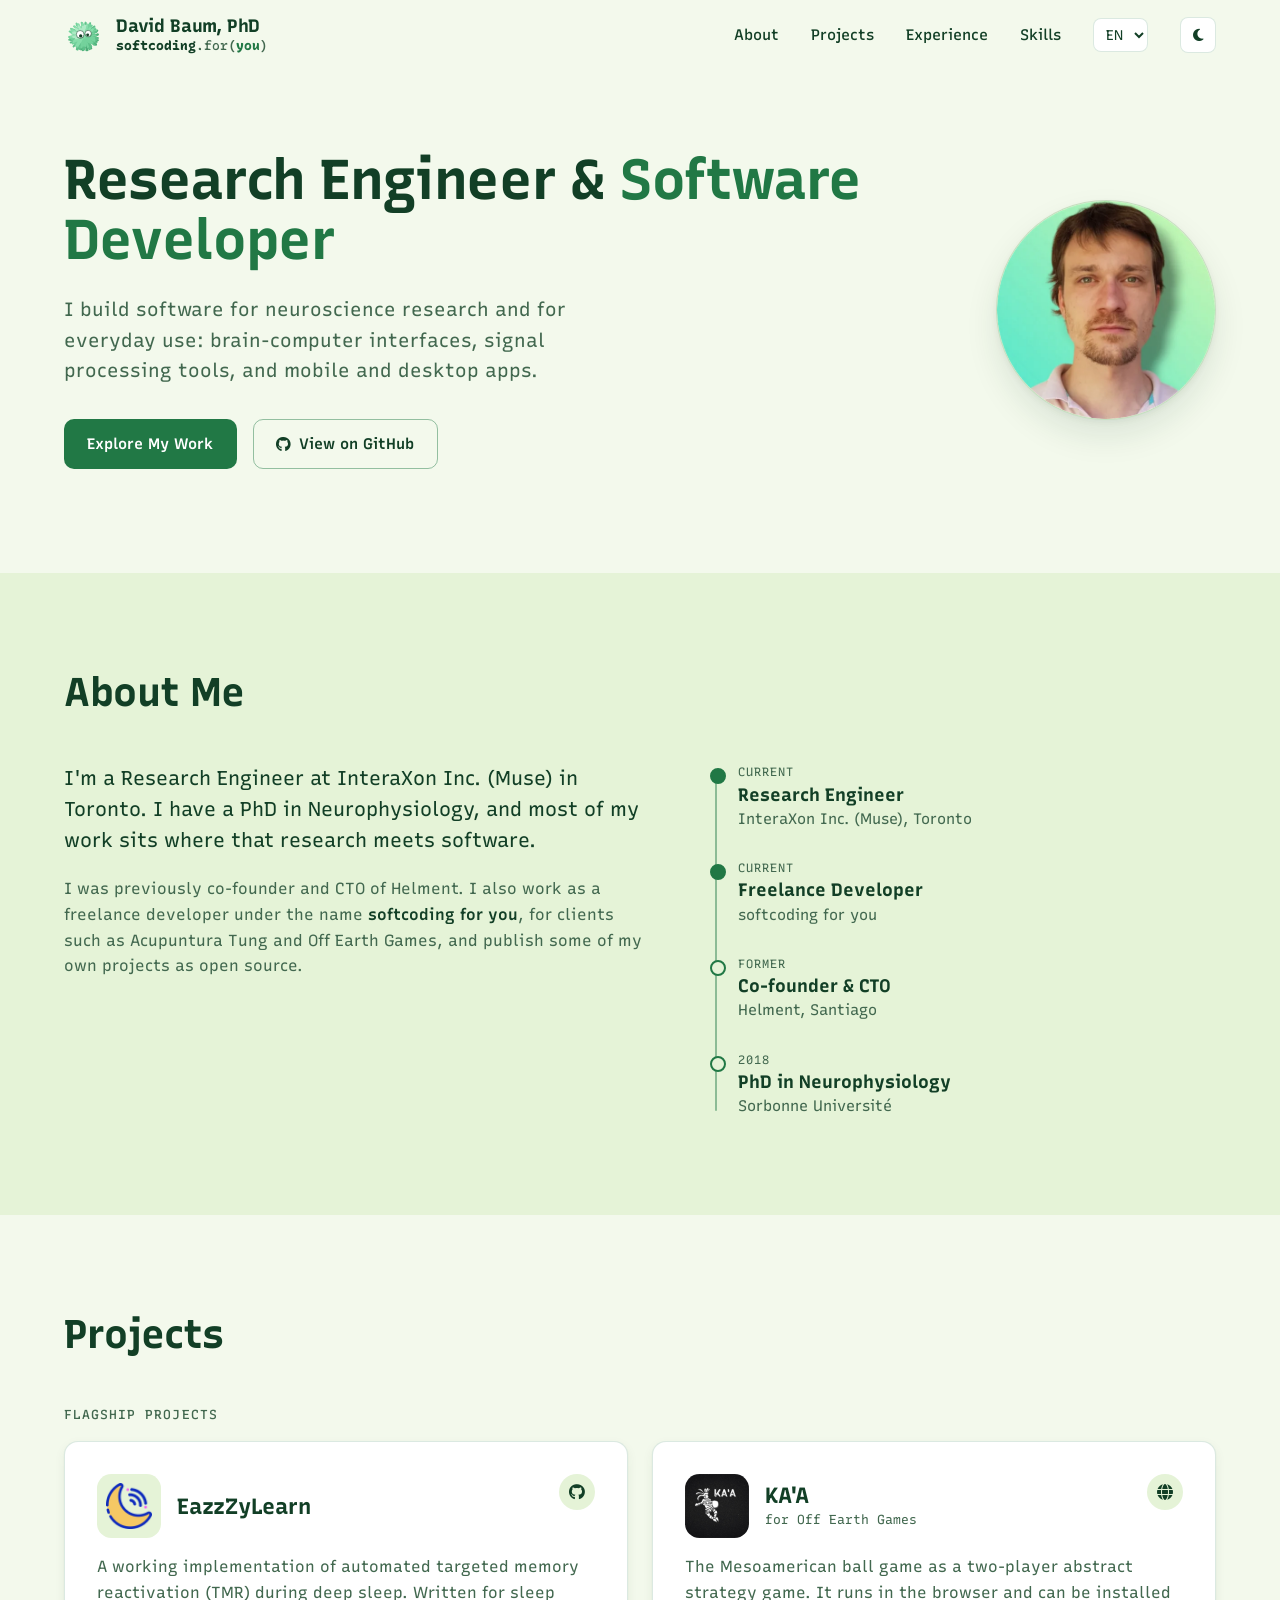
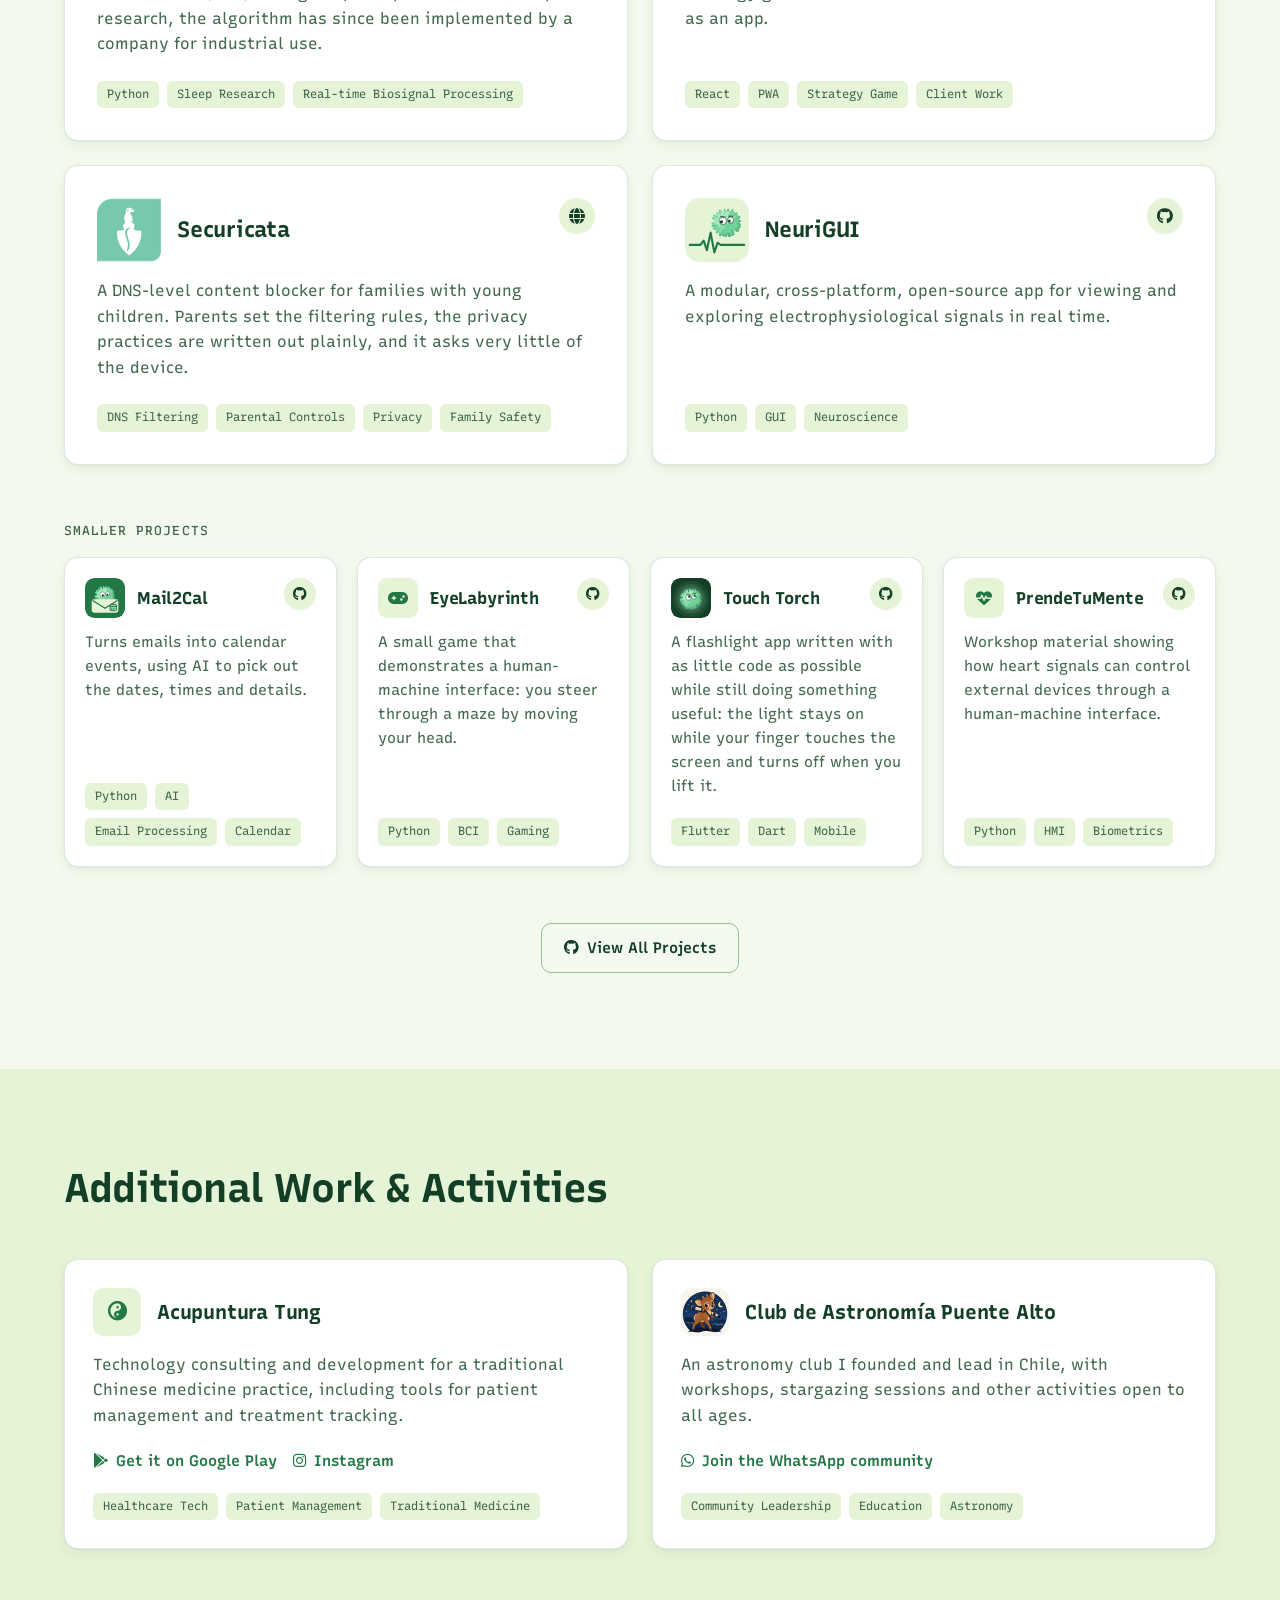
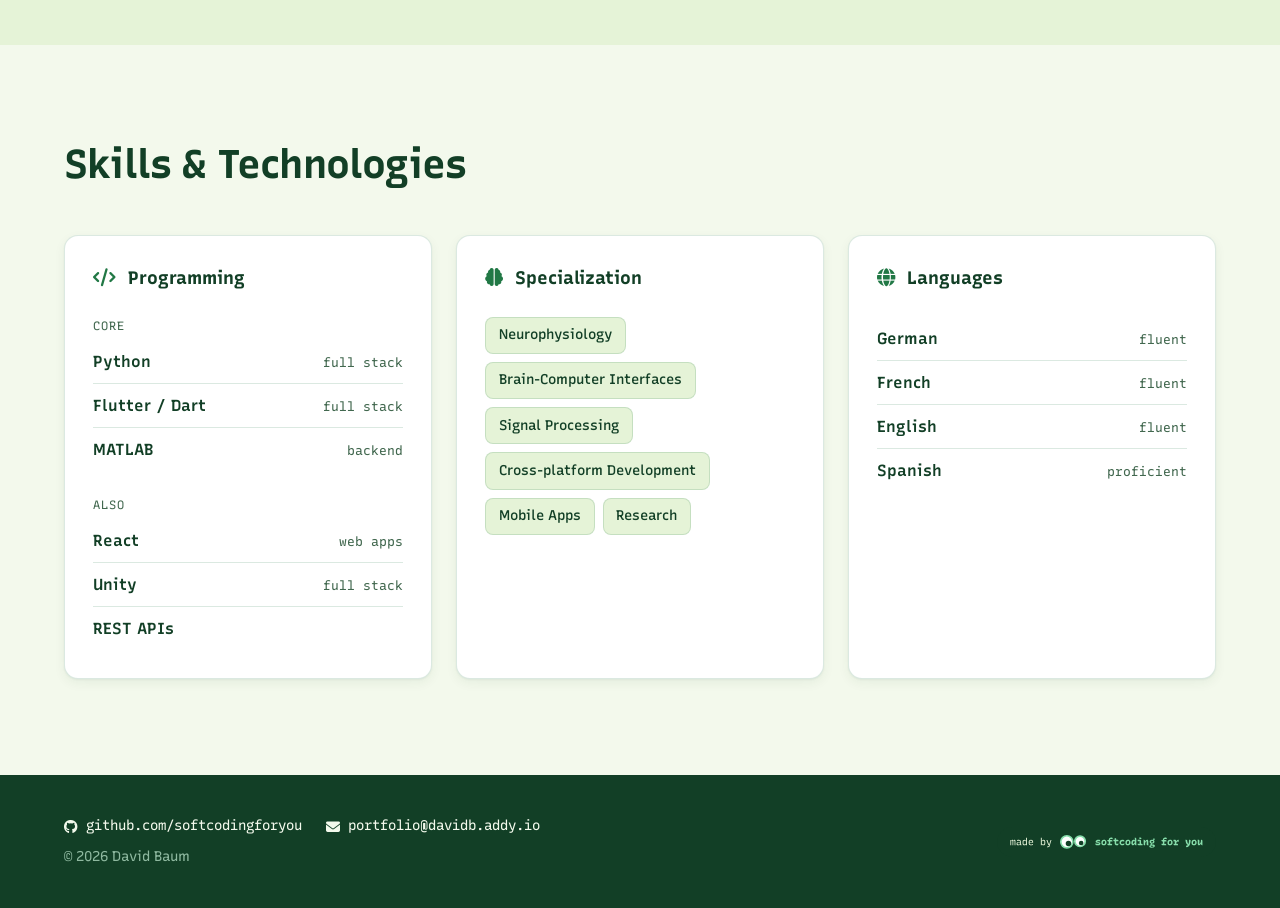
<file: index.html>
<!DOCTYPE html>
<html lang="en">
<head>
    <meta charset="UTF-8">
    <meta name="viewport" content="width=device-width, initial-scale=1.0">
    <meta name="description" content="David Baum, PhD - Research Engineer & Software Developer | Neuroscience, Brain-Computer Interfaces, Mobile & Desktop Apps. Independent work as softcoding for you.">
    <meta name="theme-color" content="#F3F9EC">
    <title>David Baum, PhD | softcoding.for(you)</title>
    <script>
        // Apply the saved or system theme before first paint, so the page never flashes the wrong theme
        (function () {
            var theme;
            try { theme = localStorage.getItem('theme'); } catch (e) {}
            if (theme !== 'light' && theme !== 'dark') {
                theme = window.matchMedia('(prefers-color-scheme: dark)').matches ? 'dark' : 'light';
            }
            document.documentElement.setAttribute('data-theme', theme);
            document.querySelector('meta[name="theme-color"]').setAttribute('content', theme === 'dark' ? '#123F26' : '#F3F9EC');
        })();
    </script>
    <link rel="icon" href="favicon.ico" sizes="32x32">
    <link rel="icon" href="assets/brand/favicon/favicon.svg" type="image/svg+xml">
    <link rel="apple-touch-icon" href="assets/brand/favicon/apple-touch-icon.png">
    <link rel="preconnect" href="https://fonts.googleapis.com">
    <link rel="preconnect" href="https://fonts.gstatic.com" crossorigin>
    <link href="https://fonts.googleapis.com/css2?family=Recursive:wght,CASL,MONO@300..800,0..1,0..1&display=swap" rel="stylesheet">
    <link rel="stylesheet" href="https://cdnjs.cloudflare.com/ajax/libs/font-awesome/6.4.0/css/all.min.css">
    <link rel="stylesheet" href="styles.css">
</head>
<body>
    <nav class="nav" aria-label="Main">
        <div class="nav-container">
            <a href="#top" class="nav-brand">
                <img src="assets/brand/mascot/bommel-mark.svg" alt="" class="nav-logo" width="40" height="40">
                <span class="nav-text">
                    <span class="nav-name">David Baum, PhD</span>
                    <span class="nav-sub code-lockup"><span class="cl-word">softcoding</span><span class="cl-punct">.for(</span><span class="cl-you">you</span><span class="cl-punct">)</span></span>
                </span>
            </a>
            <ul class="nav-menu" id="nav-menu">
                <li><a href="#about" data-i18n="nav.about">About</a></li>
                <li><a href="#projects" data-i18n="nav.projects">Projects</a></li>
                <li><a href="#experience" data-i18n="nav.experience">Experience</a></li>
                <li><a href="#skills" data-i18n="nav.skills">Skills</a></li>
                <li class="language-selector">
                    <select id="language-select" aria-label="Language">
                        <option value="en">EN</option>
                        <option value="de">DE</option>
                        <option value="fr">FR</option>
                        <option value="es">ES</option>
                    </select>
                </li>
                <li class="theme-toggle">
                    <button id="theme-toggle" type="button" aria-label="Toggle dark mode">
                        <i class="fas fa-moon" aria-hidden="true"></i>
                    </button>
                </li>
            </ul>
            <button class="nav-toggle" type="button" aria-label="Open menu" aria-expanded="false" aria-controls="nav-menu">
                <span></span>
                <span></span>
                <span></span>
            </button>
        </div>
    </nav>

    <main>
        <section class="hero" id="top">
            <div class="hero-container">
                <div class="hero-content">
                    <h1 class="hero-title">
                        <span data-i18n="hero.title1">Research Engineer</span> &amp;
                        <span class="highlight" data-i18n="hero.title2">Software Developer</span>
                    </h1>
                    <p class="hero-subtitle" data-i18n="hero.subtitle">
                        I build software for neuroscience research and for everyday use:
                        brain-computer interfaces, signal processing tools, and mobile and desktop apps.
                    </p>
                    <div class="hero-cta">
                        <a href="#projects" class="btn btn-primary" data-i18n="hero.cta1">Explore My Work</a>
                        <a href="https://github.com/softcodingforyou" class="btn btn-secondary" target="_blank" rel="noopener">
                            <i class="fab fa-github" aria-hidden="true"></i> <span data-i18n="hero.cta2">View on GitHub</span>
                        </a>
                    </div>
                </div>
                <div class="hero-image">
                    <div class="coin-container" role="button" tabindex="0" aria-pressed="false" aria-label="Flip between David's portrait and the softcoding for you mascot">
                        <div class="coin">
                            <div class="coin-face front">
                                <img src="assets/images/david-baum-480.webp" alt="David Baum" class="profile-image" width="480" height="480">
                            </div>
                            <div class="coin-face back">
                                <img src="assets/brand/mascot/bommel-hi.svg" alt="Bommel, the softcoding for you mascot" class="mascot-image" width="240" height="240">
                            </div>
                        </div>
                    </div>
                </div>
            </div>
        </section>

        <section id="about" class="about section-alt">
            <div class="container">
                <header class="section-header">
                    <h2 class="section-title">About Me</h2>
                </header>
                <div class="about-grid">
                    <div class="about-text">
                        <p class="lead">
                            I'm a Research Engineer at InteraXon Inc. (Muse) in Toronto. I have a PhD in Neurophysiology,
                            and most of my work sits where that research meets software.
                        </p>
                        <p>
                            I was previously co-founder and CTO of Helment. I also work as a freelance developer under
                            the name <strong>softcoding for you</strong>, for clients such as Acupuntura Tung and
                            Off Earth Games, and publish some of my own projects as open source.
                        </p>
                    </div>
                    <ol class="timeline" aria-label="Roles and education">
                        <li class="timeline-item is-current">
                            <span class="timeline-meta">Current</span>
                            <h3>Research Engineer</h3>
                            <p>InteraXon Inc. (Muse), Toronto</p>
                        </li>
                        <li class="timeline-item is-current">
                            <span class="timeline-meta">Current</span>
                            <h3>Freelance Developer</h3>
                            <p>softcoding for you</p>
                        </li>
                        <li class="timeline-item">
                            <span class="timeline-meta">Former</span>
                            <h3>Co-founder & CTO</h3>
                            <p>Helment, Santiago</p>
                        </li>
                        <li class="timeline-item">
                            <span class="timeline-meta">2018</span>
                            <h3>PhD in Neurophysiology</h3>
                            <p>Sorbonne Université</p>
                        </li>
                    </ol>
                </div>
            </div>
        </section>

        <section id="projects" class="projects">
            <div class="container">
                <header class="section-header">
                    <h2 class="section-title">Projects</h2>
                </header>

                <h3 class="subsection-label">Flagship projects</h3>
                <div class="projects-grid projects-grid--flagship">
                    <article class="project-card">
                        <div class="project-header">
                            <img src="assets/images/projects/eazzzylearn.png" alt="" class="project-icon project-icon--framed" width="64" height="64">
                            <div class="project-heading">
                                <h4>EazzZyLearn</h4>
                            </div>
                            <div class="project-links">
                                <a href="https://github.com/softcodingforyou/EazzZyLearn_pc" target="_blank" rel="noopener" aria-label="EazzZyLearn on GitHub">
                                    <i class="fab fa-github" aria-hidden="true"></i>
                                </a>
                            </div>
                        </div>
                        <p class="project-description">
                            A working implementation of automated targeted memory reactivation (TMR)
                            during deep sleep. Written for sleep research, the algorithm has since been
                            implemented by a company for industrial use.
                        </p>
                        <div class="project-tech">
                            <span class="tech-tag">Python</span>
                            <span class="tech-tag">Sleep Research</span>
                            <span class="tech-tag">Real-time Biosignal Processing</span>
                        </div>
                    </article>

                    <article class="project-card">
                        <div class="project-header">
                            <img src="assets/images/projects/kaa.png" alt="" class="project-icon" width="64" height="64">
                            <div class="project-heading">
                                <h4>KA'A</h4>
                                <p class="project-client">for Off Earth Games</p>
                            </div>
                            <div class="project-links">
                                <a href="https://kaa.softcodingforyou.com/" target="_blank" rel="noopener" aria-label="Play KA'A in the browser">
                                    <i class="fas fa-globe" aria-hidden="true"></i>
                                </a>
                            </div>
                        </div>
                        <p class="project-description">
                            The Mesoamerican ball game as a two-player abstract strategy game.
                            It runs in the browser and can be installed as an app.
                        </p>
                        <div class="project-tech">
                            <span class="tech-tag">React</span>
                            <span class="tech-tag">PWA</span>
                            <span class="tech-tag">Strategy Game</span>
                            <span class="tech-tag">Client Work</span>
                        </div>
                    </article>

                    <article class="project-card">
                        <div class="project-header">
                            <img src="assets/images/projects/securicata.png" alt="" class="project-icon project-icon--shaped" width="64" height="64">
                            <div class="project-heading">
                                <h4>Securicata</h4>
                            </div>
                            <div class="project-links">
                                <a href="https://securicata.app/" target="_blank" rel="noopener" aria-label="Securicata website">
                                    <i class="fas fa-globe" aria-hidden="true"></i>
                                </a>
                            </div>
                        </div>
                        <p class="project-description">
                            A DNS-level content blocker for families with young children. Parents set the filtering rules,
                            the privacy practices are written out plainly, and it asks very little of the device.
                        </p>
                        <div class="project-tech">
                            <span class="tech-tag">DNS Filtering</span>
                            <span class="tech-tag">Parental Controls</span>
                            <span class="tech-tag">Privacy</span>
                            <span class="tech-tag">Family Safety</span>
                        </div>
                    </article>

                    <article class="project-card">
                        <div class="project-header">
                            <img src="assets/brand/apps/neurigui.svg" alt="" class="project-icon" width="64" height="64">
                            <div class="project-heading">
                                <h4>NeuriGUI</h4>
                            </div>
                            <div class="project-links">
                                <a href="https://github.com/softcodingforyou/NeuriGUI" target="_blank" rel="noopener" aria-label="NeuriGUI on GitHub">
                                    <i class="fab fa-github" aria-hidden="true"></i>
                                </a>
                            </div>
                        </div>
                        <p class="project-description">
                            A modular, cross-platform, open-source app for viewing and exploring
                            electrophysiological signals in real time.
                        </p>
                        <div class="project-tech">
                            <span class="tech-tag">Python</span>
                            <span class="tech-tag">GUI</span>
                            <span class="tech-tag">Neuroscience</span>
                        </div>
                    </article>
                </div>

                <h3 class="subsection-label">Smaller projects</h3>
                <div class="projects-grid projects-grid--small">
                    <article class="project-card">
                        <div class="project-header">
                            <img src="assets/brand/apps/mail2cal.svg" alt="" class="project-icon" width="40" height="40">
                            <div class="project-heading">
                                <h4>Mail2Cal</h4>
                            </div>
                            <div class="project-links">
                                <a href="https://github.com/softcodingforyou/Mail2Cal" target="_blank" rel="noopener" aria-label="Mail2Cal on GitHub">
                                    <i class="fab fa-github" aria-hidden="true"></i>
                                </a>
                            </div>
                        </div>
                        <p class="project-description">
                            Turns emails into calendar events, using AI to pick out the dates, times
                            and details.
                        </p>
                        <div class="project-tech">
                            <span class="tech-tag">Python</span>
                            <span class="tech-tag">AI</span>
                            <span class="tech-tag">Email Processing</span>
                            <span class="tech-tag">Calendar</span>
                        </div>
                    </article>

                    <article class="project-card">
                        <div class="project-header">
                            <span class="project-icon project-icon--glyph" aria-hidden="true"><i class="fas fa-gamepad"></i></span>
                            <div class="project-heading">
                                <h4>EyeLabyrinth</h4>
                            </div>
                            <div class="project-links">
                                <a href="https://github.com/softcodingforyou/EyeLabyrinth" target="_blank" rel="noopener" aria-label="EyeLabyrinth on GitHub">
                                    <i class="fab fa-github" aria-hidden="true"></i>
                                </a>
                            </div>
                        </div>
                        <p class="project-description">
                            A small game that demonstrates a human-machine interface: you steer
                            through a maze by moving your head.
                        </p>
                        <div class="project-tech">
                            <span class="tech-tag">Python</span>
                            <span class="tech-tag">BCI</span>
                            <span class="tech-tag">Gaming</span>
                        </div>
                    </article>

                    <article class="project-card">
                        <div class="project-header">
                            <img src="assets/brand/apps/touch-torch.svg" alt="" class="project-icon" width="40" height="40">
                            <div class="project-heading">
                                <h4>Touch Torch</h4>
                            </div>
                            <div class="project-links">
                                <a href="https://github.com/softcodingforyou/touchtorch" target="_blank" rel="noopener" aria-label="Touch Torch on GitHub">
                                    <i class="fab fa-github" aria-hidden="true"></i>
                                </a>
                            </div>
                        </div>
                        <p class="project-description">
                            A flashlight app written with as little code as possible while still doing something
                            useful: the light stays on while your finger touches the screen and turns off when you lift it.
                        </p>
                        <div class="project-tech">
                            <span class="tech-tag">Flutter</span>
                            <span class="tech-tag">Dart</span>
                            <span class="tech-tag">Mobile</span>
                        </div>
                    </article>

                    <article class="project-card">
                        <div class="project-header">
                            <span class="project-icon project-icon--glyph" aria-hidden="true"><i class="fas fa-heart-pulse"></i></span>
                            <div class="project-heading">
                                <h4>PrendeTuMente</h4>
                            </div>
                            <div class="project-links">
                                <a href="https://github.com/softcodingforyou/PrendeTuMente" target="_blank" rel="noopener" aria-label="PrendeTuMente on GitHub">
                                    <i class="fab fa-github" aria-hidden="true"></i>
                                </a>
                            </div>
                        </div>
                        <p class="project-description">
                            Workshop material showing how heart signals can control external devices
                            through a human-machine interface.
                        </p>
                        <div class="project-tech">
                            <span class="tech-tag">Python</span>
                            <span class="tech-tag">HMI</span>
                            <span class="tech-tag">Biometrics</span>
                        </div>
                    </article>

                    <!-- <article class="project-card">
                        <div class="project-header">
                            <h4>Cool Tea</h4>
                            <div class="project-links">
                                <a href="https://github.com/softcodingforyou/cool_tea" target="_blank" rel="noopener">
                                    <i class="fab fa-github"></i>
                                </a>
                            </div>
                        </div>
                        <p class="project-description">
                            Thoughtful mobile app that reminds you to drink your tea at the perfect temperature.
                            Combining utility with delightful user experience.
                        </p>
                        <div class="project-tech">
                            <span class="tech-tag">Flutter</span>
                            <span class="tech-tag">Dart</span>
                            <span class="tech-tag">Lifestyle</span>
                        </div>
                    </article> -->
                </div>

                <div class="projects-cta">
                    <a href="https://github.com/softcodingforyou" class="btn btn-secondary" target="_blank" rel="noopener">
                        <i class="fab fa-github" aria-hidden="true"></i> View All Projects
                    </a>
                </div>
            </div>
        </section>

        <section id="experience" class="experience section-alt">
            <div class="container">
                <header class="section-header">
                    <h2 class="section-title">Additional Work & Activities</h2>
                </header>
                <div class="experience-grid">
                    <article class="experience-card">
                        <div class="experience-header">
                            <span class="project-icon project-icon--glyph" aria-hidden="true"><i class="fas fa-yin-yang"></i></span>
                            <h3>Acupuntura Tung</h3>
                        </div>
                        <p class="experience-description">
                            Technology consulting and development for a traditional Chinese medicine practice,
                            including tools for patient management and treatment tracking.
                        </p>
                        <div class="experience-links">
                            <a href="https://play.google.com/store/apps/details?id=com.acupuntura.tung" target="_blank" rel="noopener">
                                <i class="fab fa-google-play" aria-hidden="true"></i> Get it on Google Play
                            </a>
                            <a href="https://www.instagram.com/acupuntura_hoy" target="_blank" rel="noopener">
                                <i class="fab fa-instagram" aria-hidden="true"></i> Instagram
                            </a>
                        </div>
                        <div class="experience-tech">
                            <span class="tech-tag">Healthcare Tech</span>
                            <span class="tech-tag">Patient Management</span>
                            <span class="tech-tag">Traditional Medicine</span>
                        </div>
                    </article>

                    <article class="experience-card">
                        <div class="experience-header">
                            <img src="assets/images/projects/club-astronomia-puente-alto.png" alt="" class="project-icon" width="48" height="48">
                            <h3>Club de Astronomía Puente Alto</h3>
                        </div>
                        <p class="experience-description">
                            An astronomy club I founded and lead in Chile, with workshops, stargazing sessions
                            and other activities open to all ages.
                        </p>
                        <div class="experience-links">
                            <a href="https://chat.whatsapp.com/JG7glXosvffIB10JXMBkhK" target="_blank" rel="noopener">
                                <i class="fab fa-whatsapp" aria-hidden="true"></i> Join the WhatsApp community
                            </a>
                        </div>
                        <div class="experience-tech">
                            <span class="tech-tag">Community Leadership</span>
                            <span class="tech-tag">Education</span>
                            <span class="tech-tag">Astronomy</span>
                        </div>
                    </article>
                </div>
            </div>
        </section>

        <section id="skills" class="skills">
            <div class="container">
                <header class="section-header">
                    <h2 class="section-title">Skills & Technologies</h2>
                </header>
                <div class="skills-grid">
                    <div class="skill-category">
                        <h3><i class="fas fa-code" aria-hidden="true"></i> Programming</h3>
                        <p class="expertise-label">Core</p>
                        <ul class="expertise-list">
                            <li><span class="expertise-name">Python</span><span class="expertise-note">full stack</span></li>
                            <li><span class="expertise-name">Flutter / Dart</span><span class="expertise-note">full stack</span></li>
                            <li><span class="expertise-name">MATLAB</span><span class="expertise-note">backend</span></li>
                        </ul>
                        <p class="expertise-label">Also</p>
                        <ul class="expertise-list">
                            <li><span class="expertise-name">React</span><span class="expertise-note">web apps</span></li>
                            <li><span class="expertise-name">Unity</span><span class="expertise-note">full stack</span></li>
                            <li><span class="expertise-name">REST APIs</span></li>
                        </ul>
                    </div>

                    <div class="skill-category skill-category--wide">
                        <h3><i class="fas fa-brain" aria-hidden="true"></i> Specialization</h3>
                        <div class="skills-tags">
                            <span class="skill-tag">Neurophysiology</span>
                            <span class="skill-tag">Brain-Computer Interfaces</span>
                            <span class="skill-tag">Signal Processing</span>
                            <span class="skill-tag">Cross-platform Development</span>
                            <span class="skill-tag">Mobile Apps</span>
                            <span class="skill-tag">Research</span>
                        </div>
                    </div>

                    <div class="skill-category">
                        <h3><i class="fas fa-globe" aria-hidden="true"></i> Languages</h3>
                        <ul class="expertise-list">
                            <li><span class="expertise-name">German</span><span class="expertise-note">fluent</span></li>
                            <li><span class="expertise-name">French</span><span class="expertise-note">fluent</span></li>
                            <li><span class="expertise-name">English</span><span class="expertise-note">fluent</span></li>
                            <li><span class="expertise-name">Spanish</span><span class="expertise-note">proficient</span></li>
                        </ul>
                    </div>
                </div>
            </div>
        </section>
    </main>

    <footer class="footer">
        <div class="container footer-inner">
            <div class="footer-meta">
                <nav class="footer-links" aria-label="Elsewhere">
                    <a href="https://github.com/softcodingforyou" target="_blank" rel="noopener">
                        <i class="fab fa-github" aria-hidden="true"></i> github.com/softcodingforyou
                    </a>
                    <a href="mailto:portfolio@davidb.addy.io">
                        <i class="fas fa-envelope" aria-hidden="true"></i> portfolio@davidb.addy.io
                    </a>
                </nav>
                <p class="footer-copy">&copy; <span id="current-year">2026</span> David Baum</p>
            </div>
            <img src="assets/brand/badge/made-by-dark.svg" alt="made by softcoding for you" class="footer-badge" width="218" height="30">
        </div>
    </footer>

    <script src="script.js"></script>
</body>
</html>
</file>
<file: styles.css>
/* Reset and Base Styles */
* {
    margin: 0;
    padding: 0;
    box-sizing: border-box;
}

:root {
    /* Brand palette: softcoding for you identity kit (palette/colors.css) */
    --sfy-cream: #E5F3D7;
    --sfy-paper: #F3F9EC;
    --sfy-mint: #87DEAB;
    --sfy-forest: #217845;
    --sfy-ink: #123F26;
    --sfy-muted: #42684F;
    --sfy-muted-dark: #8FB9A0;

    /* Light theme (default): Ink type, Forest accents, on Paper and Cream green */
    --bg: var(--sfy-paper);
    --bg-alt: var(--sfy-cream);
    --card: #ffffff;
    --text: var(--sfy-ink);
    --text-muted: var(--sfy-muted);
    --accent: var(--sfy-forest);
    --accent-hover: var(--sfy-ink);
    --on-accent: #ffffff;
    --border: rgba(33, 120, 69, 0.16);
    --border-strong: rgba(33, 120, 69, 0.45);
    --tile-bg: var(--sfy-cream);
    --tile-fg: var(--sfy-forest);
    --tag-bg: var(--sfy-cream);
    --tag-fg: var(--sfy-muted);
    --footer-bg: var(--sfy-ink);
    --coin-back: var(--sfy-cream);
    --nav-bg: rgba(243, 249, 236, 0.88);
    --shadow: 0 1px 2px rgba(18, 63, 38, 0.05), 0 4px 12px rgba(18, 63, 38, 0.06);
    --shadow-lg: 0 2px 6px rgba(18, 63, 38, 0.06), 0 16px 32px rgba(18, 63, 38, 0.1);
    --radius: 14px;
    --transition: 0.2s ease;
    color-scheme: light;
}

/* Dark theme: Paper type, Mint accents, on Ink. data-theme is set before first paint by the inline script in <head> */
:root[data-theme="dark"] {
    --bg: var(--sfy-ink);
    --bg-alt: #0E3520;
    --card: rgba(135, 222, 171, 0.06);
    --text: var(--sfy-paper);
    --text-muted: var(--sfy-muted-dark);
    --accent: var(--sfy-mint);
    --accent-hover: var(--sfy-cream);
    --on-accent: var(--sfy-ink);
    --border: rgba(135, 222, 171, 0.14);
    --border-strong: rgba(135, 222, 171, 0.45);
    --tile-bg: rgba(135, 222, 171, 0.12);
    --tile-fg: var(--sfy-mint);
    --tag-bg: rgba(135, 222, 171, 0.08);
    --tag-fg: var(--sfy-mint);
    --footer-bg: #0B2C1A;
    --coin-back: var(--sfy-forest);
    --nav-bg: rgba(18, 63, 38, 0.88);
    --shadow: 0 1px 2px rgba(0, 0, 0, 0.2), 0 4px 12px rgba(0, 0, 0, 0.18);
    --shadow-lg: 0 2px 6px rgba(0, 0, 0, 0.25), 0 16px 32px rgba(0, 0, 0, 0.3);
    color-scheme: dark;
}

html {
    scroll-behavior: smooth;
}

body {
    font-family: 'Recursive', system-ui, -apple-system, 'Segoe UI', Roboto, sans-serif;
    font-variation-settings: "MONO" 0;
    line-height: 1.6;
    color: var(--text);
    background-color: var(--bg);
    -webkit-font-smoothing: antialiased;
}

img {
    display: block;
    max-width: 100%;
}

/* Recursive Mono for labels, tags and metadata */
.mono,
.eyebrow,
.nav-sub,
.tech-tag,
.project-client,
.timeline-meta,
.expertise-label,
.expertise-note,
.footer-links {
    font-variation-settings: "MONO" 1;
}

:focus-visible {
    outline: 2px solid var(--accent);
    outline-offset: 3px;
    border-radius: 4px;
}

.container {
    max-width: 1200px;
    margin: 0 auto;
    padding: 0 1.5rem;
}

/* Scroll reveal (classes added by script.js, so content stays visible without JS) */
.reveal {
    opacity: 0;
}

.reveal.is-visible {
    opacity: 1;
    animation: fadeInUp 0.5s ease-out backwards;
}

@keyframes fadeInUp {
    from {
        opacity: 0;
        transform: translateY(16px);
    }
    to {
        opacity: 1;
        transform: none;
    }
}

/* Navigation */
.nav {
    position: fixed;
    top: 0;
    width: 100%;
    background: var(--nav-bg);
    -webkit-backdrop-filter: saturate(140%) blur(10px);
    backdrop-filter: saturate(140%) blur(10px);
    border-bottom: 1px solid transparent;
    z-index: 1000;
    transition: border-color var(--transition), box-shadow var(--transition);
}

.nav.scrolled {
    border-bottom-color: var(--border);
    box-shadow: var(--shadow);
}

.nav-container {
    max-width: 1200px;
    margin: 0 auto;
    padding: 0 1.5rem;
    display: flex;
    justify-content: space-between;
    align-items: center;
    height: 70px;
}

.nav-brand {
    display: flex;
    align-items: center;
    gap: 0.75rem;
    color: var(--text);
    text-decoration: none;
}

.nav-logo {
    width: 40px;
    height: 40px;
}

.nav-text {
    display: flex;
    flex-direction: column;
    line-height: 1.2;
}

.nav-name {
    font-size: 1.125rem;
    font-weight: 700;
    letter-spacing: -0.01em;
}

.nav-sub {
    font-size: 0.75rem;
    color: var(--text-muted);
}

/* Code lockup from the identity kit: softcoding.for(you) in Recursive Mono Casual */
.code-lockup {
    font-variation-settings: "MONO" 1, "CASL" 1;
    font-size: 0.8125rem;
    letter-spacing: 0;
}

.code-lockup .cl-word {
    font-weight: 800;
    color: var(--text);
}

.code-lockup .cl-punct {
    font-weight: 500;
    color: var(--text-muted);
}

.code-lockup .cl-you {
    font-weight: 800;
    color: var(--accent);
}

.nav-menu {
    display: flex;
    align-items: center;
    list-style: none;
    gap: 2rem;
}

.nav-menu a {
    text-decoration: none;
    color: var(--text);
    font-weight: 500;
    font-size: 0.95rem;
    transition: color var(--transition);
}

.nav-menu a:hover {
    color: var(--accent);
}

.language-selector select,
.theme-toggle button {
    background: var(--card);
    border: 1px solid var(--border);
    border-radius: 8px;
    color: var(--text);
    font: inherit;
    font-size: 0.875rem;
    cursor: pointer;
    transition: border-color var(--transition), color var(--transition);
}

.language-selector select {
    padding: 0.4rem 0.5rem;
}

.theme-toggle button {
    width: 36px;
    height: 36px;
    display: flex;
    align-items: center;
    justify-content: center;
}

.language-selector select:hover,
.theme-toggle button:hover {
    border-color: var(--accent);
    color: var(--accent);
}

.nav-toggle {
    display: none;
    flex-direction: column;
    gap: 5px;
    padding: 0.5rem;
    background: none;
    border: 0;
    cursor: pointer;
}

.nav-toggle span {
    width: 24px;
    height: 2px;
    border-radius: 2px;
    background: var(--text);
    transition: transform var(--transition), opacity var(--transition);
}

.nav-toggle.active span:nth-child(1) {
    transform: translateY(7px) rotate(45deg);
}

.nav-toggle.active span:nth-child(2) {
    opacity: 0;
}

.nav-toggle.active span:nth-child(3) {
    transform: translateY(-7px) rotate(-45deg);
}

/* Hero Section */
.hero {
    padding: 150px 0 104px;
    background: var(--bg);
}

.hero-container {
    max-width: 1200px;
    margin: 0 auto;
    padding: 0 1.5rem;
    display: grid;
    grid-template-columns: 1fr auto;
    gap: 4rem;
    align-items: center;
}

.hero-content {
    animation: fadeInUp 0.6s ease-out both;
}

.eyebrow {
    font-size: 0.8125rem;
    color: var(--accent);
    letter-spacing: 0.02em;
    margin-bottom: 0.75rem;
}

.hero-title {
    font-size: clamp(2.25rem, 5vw, 3.5rem);
    font-weight: 700;
    line-height: 1.08;
    letter-spacing: -0.025em;
    margin-bottom: 1.5rem;
}

.highlight {
    color: var(--accent);
}

.hero-subtitle {
    font-size: 1.2rem;
    color: var(--text-muted);
    margin-bottom: 2rem;
    max-width: 36rem;
}

.hero-cta {
    display: flex;
    gap: 1rem;
    flex-wrap: wrap;
}

.coin-container {
    perspective: 1000px;
    cursor: pointer;
    border-radius: 50%;
}

.coin-container:focus-visible {
    outline-offset: 8px;
    border-radius: 50%;
}

.coin {
    width: 220px;
    height: 220px;
    position: relative;
    transform-style: preserve-3d;
    transition: transform 0.6s ease-in-out;
    margin: 0 auto;
}

/* Hover, tap and keyboard flips handled by JavaScript for state management */

.coin.spinning {
    animation: coinFlipMultiple 2s ease-in-out forwards;
}

@keyframes coinFlipMultiple {
    0% {
        transform: rotateY(0deg);
    }
    25% {
        transform: rotateY(180deg);
    }
    50% {
        transform: rotateY(360deg);
    }
    75% {
        transform: rotateY(540deg);
    }
    100% {
        transform: rotateY(720deg); /* 2 full spins, ending on same face (profile) */
    }
}

.coin-face {
    position: absolute;
    inset: 0;
    border-radius: 50%;
    -webkit-backface-visibility: hidden;
    backface-visibility: hidden;
    display: flex;
    align-items: center;
    justify-content: center;
    box-shadow: var(--shadow-lg);
    border: 1px solid var(--border);
    background: var(--tile-bg);
    overflow: hidden;
}

.coin-face.front {
    transform: rotateY(0deg);
}

.coin-face.back {
    transform: rotateY(180deg);
    background: var(--coin-back);
}

.profile-image {
    width: 100%;
    height: 100%;
    object-fit: cover;
}

.mascot-image {
    width: 78%;
    height: 78%;
    object-fit: contain;
}

/* Buttons */
.btn {
    display: inline-flex;
    align-items: center;
    gap: 0.5rem;
    padding: 0.75rem 1.4rem;
    border-radius: 10px;
    border: 1px solid transparent;
    font-size: 0.95rem;
    font-weight: 600;
    text-decoration: none;
    transition: background-color var(--transition), color var(--transition), border-color var(--transition);
}

.btn-primary {
    background: var(--accent);
    color: var(--on-accent);
}

.btn-primary:hover {
    background: var(--accent-hover);
}

.btn-secondary {
    background: transparent;
    color: var(--text);
    border-color: var(--border-strong);
}

.btn-secondary:hover {
    border-color: var(--accent);
    color: var(--accent);
}

/* Sections */
section {
    padding: 96px 0;
    scroll-margin-top: 70px;
}

.section-alt {
    background: var(--bg-alt);
}

.section-header {
    margin-bottom: 3rem;
    max-width: 40rem;
}

.section-title {
    font-size: clamp(1.875rem, 3.5vw, 2.5rem);
    font-weight: 700;
    line-height: 1.15;
    letter-spacing: -0.02em;
    color: var(--text);
}

/* About Section */
.about-grid {
    display: grid;
    grid-template-columns: 1.15fr 1fr;
    gap: 4rem;
    align-items: start;
}

.lead {
    font-size: 1.25rem;
    line-height: 1.55;
    color: var(--text);
    margin-bottom: 1.25rem;
}

.about-text p:not(.lead) {
    color: var(--text-muted);
}

.about-text strong {
    color: var(--text);
    font-weight: 600;
}

.timeline {
    position: relative;
    list-style: none;
    padding-left: 1.75rem;
}

.timeline::before {
    content: '';
    position: absolute;
    left: 5px;
    top: 0.5rem;
    bottom: 0.5rem;
    width: 2px;
    border-radius: 1px;
    background: var(--border-strong);
}

.timeline-item {
    position: relative;
    padding-bottom: 1.75rem;
}

.timeline-item:last-child {
    padding-bottom: 0;
}

.timeline-item::before {
    content: '';
    position: absolute;
    left: -1.75rem;
    top: 0.3rem;
    width: 12px;
    height: 12px;
    border-radius: 50%;
    border: 2px solid var(--accent);
    background: var(--bg-alt);
}

.timeline-item.is-current::before {
    background: var(--accent);
}

.timeline-meta {
    display: block;
    font-size: 0.75rem;
    letter-spacing: 0.08em;
    text-transform: uppercase;
    color: var(--text-muted);
}

.timeline-item h3 {
    font-size: 1.125rem;
    font-weight: 700;
    line-height: 1.35;
}

.timeline-item p {
    font-size: 0.95rem;
    color: var(--text-muted);
}

/* Projects Section */
.subsection-label {
    font-variation-settings: "MONO" 1;
    font-size: 0.8125rem;
    font-weight: 500;
    letter-spacing: 0.08em;
    text-transform: uppercase;
    color: var(--text-muted);
    margin-bottom: 1rem;
}

.projects-grid {
    display: grid;
    gap: 1.5rem;
    margin-bottom: 3.5rem;
}

.projects-grid--flagship {
    grid-template-columns: repeat(2, minmax(0, 1fr));
}

.projects-grid--small {
    grid-template-columns: repeat(4, minmax(0, 1fr));
    gap: 1.25rem;
}

.project-card {
    display: flex;
    flex-direction: column;
    background: var(--card);
    border: 1px solid var(--border);
    border-radius: var(--radius);
    padding: 1.75rem;
    box-shadow: var(--shadow);
    transition: transform var(--transition), box-shadow var(--transition), border-color var(--transition);
}

.project-card:hover {
    transform: translateY(-3px);
    box-shadow: var(--shadow-lg);
    border-color: var(--border-strong);
}

.projects-grid--flagship .project-card {
    padding: 2rem;
}

.projects-grid--small .project-card {
    padding: 1.25rem;
}

.project-header {
    display: flex;
    align-items: center;
    gap: 1rem;
    margin-bottom: 1rem;
}

/* Rounded square matching the identity kit app icons (corner radius 54/240) */
.project-icon {
    width: 56px;
    height: 56px;
    flex-shrink: 0;
    border-radius: 22.5%;
}

.project-icon--glyph {
    display: flex;
    align-items: center;
    justify-content: center;
    background: var(--tile-bg);
    color: var(--tile-fg);
    font-size: 1.4rem;
}

/* Transparent project icons sit on a light tile in both themes, like the kit's NeuriGUI icon */
.project-icon--framed {
    padding: 8px;
    background: var(--sfy-cream);
    object-fit: contain;
}

/* Logos that carry their own outline (e.g. Securicata's leaf-shaped tile) keep it unclipped */
.project-icon--shaped {
    border-radius: 0;
    object-fit: contain;
}

.projects-grid--flagship .project-icon {
    width: 64px;
    height: 64px;
    font-size: 1.6rem;
}

.projects-grid--flagship .project-icon--framed {
    padding: 9px;
}

.projects-grid--small .project-icon {
    width: 40px;
    height: 40px;
    font-size: 1rem;
}

.projects-grid--small .project-icon--framed {
    padding: 6px;
}

.project-heading {
    flex: 1;
    min-width: 0;
}

.project-heading h4 {
    font-size: 1.25rem;
    font-weight: 700;
    line-height: 1.25;
    letter-spacing: -0.01em;
}

.projects-grid--flagship .project-heading h4 {
    font-size: 1.375rem;
}

.projects-grid--small .project-heading h4 {
    font-size: 1.0625rem;
}

.projects-grid--small .project-header {
    gap: 0.75rem;
    margin-bottom: 0.75rem;
}

.projects-grid--small .project-description {
    font-size: 0.9375rem;
    margin-bottom: 1.25rem;
}

.projects-grid--small .project-links a {
    width: 32px;
    height: 32px;
    font-size: 0.875rem;
}

.project-client {
    font-size: 0.8125rem;
    color: var(--text-muted);
}

.project-links {
    display: flex;
    gap: 0.5rem;
    align-self: flex-start;
}

.project-links a {
    display: flex;
    align-items: center;
    justify-content: center;
    width: 36px;
    height: 36px;
    border-radius: 50%;
    background: var(--tile-bg);
    color: var(--text);
    text-decoration: none;
    transition: background-color var(--transition), color var(--transition);
}

.project-links a:hover {
    background: var(--accent);
    color: var(--on-accent);
}

.project-description {
    flex: 1;
    margin-bottom: 1.5rem;
    color: var(--text-muted);
}

.project-tech,
.experience-tech {
    display: flex;
    flex-wrap: wrap;
    gap: 0.5rem;
}

.tech-tag {
    font-size: 0.75rem;
    padding: 0.25rem 0.625rem;
    border-radius: 6px;
    background: var(--tag-bg);
    color: var(--tag-fg);
}

.projects-cta {
    text-align: center;
}

/* Experience Section */
.experience-grid {
    display: grid;
    grid-template-columns: repeat(2, minmax(0, 1fr));
    gap: 1.5rem;
}

.experience-card {
    display: flex;
    flex-direction: column;
    background: var(--card);
    border: 1px solid var(--border);
    border-radius: var(--radius);
    padding: 1.75rem;
    box-shadow: var(--shadow);
}

.experience-header {
    display: flex;
    align-items: center;
    gap: 1rem;
    margin-bottom: 1rem;
}

.experience-header .project-icon {
    width: 48px;
    height: 48px;
    font-size: 1.2rem;
}

.experience-header h3 {
    font-size: 1.25rem;
    font-weight: 700;
    line-height: 1.3;
    letter-spacing: -0.01em;
}

.experience-description {
    margin-bottom: 1.25rem;
    color: var(--text-muted);
}

.experience-links {
    display: flex;
    flex-wrap: wrap;
    gap: 1rem;
    margin-bottom: 1.25rem;
}

.experience-links a {
    display: inline-flex;
    align-items: center;
    gap: 0.5rem;
    color: var(--accent);
    font-size: 0.95rem;
    font-weight: 600;
    text-decoration: none;
}

.experience-links a:hover {
    text-decoration: underline;
    text-underline-offset: 3px;
}

.experience-tech {
    margin-top: auto;
}

/* Skills Section */
.skills-grid {
    display: grid;
    grid-template-columns: repeat(3, minmax(0, 1fr));
    gap: 1.5rem;
}

.skill-category {
    background: var(--card);
    border: 1px solid var(--border);
    border-radius: var(--radius);
    padding: 1.75rem;
    box-shadow: var(--shadow);
}

.skill-category h3 {
    display: flex;
    align-items: center;
    gap: 0.75rem;
    font-size: 1.125rem;
    font-weight: 700;
    margin-bottom: 1.5rem;
}

.skill-category h3 i {
    color: var(--accent);
}

.expertise-label {
    font-size: 0.75rem;
    letter-spacing: 0.08em;
    text-transform: uppercase;
    color: var(--text-muted);
    margin-bottom: 0.25rem;
}

.expertise-list {
    list-style: none;
    margin-bottom: 1.5rem;
}

.expertise-list:last-child {
    margin-bottom: 0;
}

.expertise-list li {
    display: flex;
    justify-content: space-between;
    align-items: baseline;
    gap: 1rem;
    padding: 0.55rem 0;
    border-bottom: 1px solid var(--border);
}

.expertise-list li:last-child {
    border-bottom: 0;
}

.expertise-name {
    font-weight: 600;
}

.expertise-note {
    font-size: 0.8125rem;
    color: var(--text-muted);
    text-align: right;
}

.skills-tags {
    display: flex;
    flex-wrap: wrap;
    gap: 0.5rem;
}

.skill-tag {
    padding: 0.4rem 0.8rem;
    border: 1px solid var(--border);
    border-radius: 8px;
    background: var(--tag-bg);
    color: var(--text);
    font-size: 0.875rem;
    font-weight: 500;
}

/* Footer: always on a dark ground, with the dark "made by" badge */
.footer {
    background: var(--footer-bg);
    color: var(--sfy-paper);
    padding: 2.5rem 0;
}

.footer-inner {
    display: flex;
    flex-wrap: wrap;
    align-items: center;
    justify-content: space-between;
    gap: 1.5rem 2rem;
}

.footer-meta {
    display: flex;
    flex-direction: column;
    gap: 0.5rem;
}

.footer-links {
    display: flex;
    flex-wrap: wrap;
    gap: 0.5rem 1.5rem;
    font-size: 0.875rem;
}

.footer-links a {
    display: inline-flex;
    align-items: center;
    gap: 0.5rem;
    color: var(--sfy-paper);
    text-decoration: none;
    transition: color var(--transition);
}

.footer-links a:hover {
    color: var(--sfy-mint);
}

.footer-copy {
    font-size: 0.875rem;
    color: var(--sfy-muted-dark);
}

.footer-badge {
    width: auto;
    height: 30px;
}

/* 404 Page */
.error-page {
    min-height: calc(100vh - 70px);
    display: flex;
    align-items: center;
    justify-content: center;
    padding: 1rem 1rem 4rem;
    text-align: center;
}

.error-content {
    max-width: 30rem;
}

.error-mascot {
    display: block;
    width: 200px;
    height: 200px;
    margin: 0 auto 1.25rem;
}

/* The pupils glance around three times as if searching, then settle back into the "oops" pose */
.error-mascot .pupil {
    transform: var(--pose);
    animation: pupils-search 4.5s ease-in-out 0.6s 3;
}

@keyframes pupils-search {
    0%, 100% {
        transform: var(--pose);
    }
    15%, 27% {
        transform: translate(calc(var(--r) * -1px), calc(var(--r) * 0.2px));
    }
    42%, 54% {
        transform: translate(calc(var(--r) * 1px), calc(var(--r) * 0.2px));
    }
    68%, 80% {
        transform: translate(calc(var(--r) * 0.2px), calc(var(--r) * -0.9px));
    }
}

.error-request {
    font-variation-settings: "MONO" 1;
    font-size: 0.875rem;
    color: var(--text-muted);
    margin-bottom: 0.75rem;
    overflow-wrap: anywhere;
}

.error-status {
    color: var(--accent);
    font-weight: 700;
}

.error-content h1 {
    font-size: clamp(1.75rem, 4vw, 2.25rem);
    line-height: 1.2;
    letter-spacing: -0.02em;
    margin-bottom: 0.75rem;
}

.error-text {
    color: var(--text-muted);
    margin-bottom: 1.5rem;
}

.error-suggestion {
    margin-bottom: 1.5rem;
    font-size: 1.05rem;
}

.error-suggestion a {
    color: var(--accent);
    font-weight: 700;
    text-underline-offset: 3px;
}

.error-content .btn {
    margin-top: 0.5rem;
}

.error-links {
    display: flex;
    flex-wrap: wrap;
    justify-content: center;
    gap: 0.5rem 1.25rem;
    margin-top: 1.75rem;
    font-size: 0.9rem;
}

.error-links a {
    color: var(--text-muted);
    text-decoration: none;
    transition: color var(--transition);
}

.error-links a:hover {
    color: var(--accent);
}

/* Responsive Design */
@media (max-width: 1024px) {
    .about-grid {
        grid-template-columns: 1fr;
        gap: 3rem;
    }

    .projects-grid--small {
        grid-template-columns: repeat(2, minmax(0, 1fr));
    }

    .skills-grid {
        grid-template-columns: repeat(2, minmax(0, 1fr));
        grid-auto-flow: dense;
    }

    .skill-category--wide {
        grid-column: 1 / -1;
    }
}

@media (max-width: 768px) {
    .nav-menu {
        position: fixed;
        left: -100%;
        top: 70px;
        width: 100%;
        flex-direction: column;
        gap: 1.25rem;
        padding: 2rem 0;
        background: var(--bg);
        border-bottom: 1px solid var(--border);
        box-shadow: var(--shadow-lg);
        text-align: center;
        visibility: hidden;
        transition: left 0.3s ease, visibility 0.3s;
    }

    .nav-menu.active {
        left: 0;
        visibility: visible;
    }

    .nav-toggle {
        display: flex;
    }

    .hero {
        padding: 120px 0 72px;
    }

    .hero-container {
        grid-template-columns: 1fr;
        text-align: center;
        gap: 2.5rem;
    }

    .hero-image {
        order: -1;
    }

    .hero-subtitle {
        margin-left: auto;
        margin-right: auto;
    }

    .hero-cta {
        justify-content: center;
    }

    .coin {
        width: 160px;
        height: 160px;
    }

    section {
        padding: 72px 0;
    }

    .projects-grid--flagship,
    .projects-grid--small,
    .experience-grid,
    .skills-grid {
        grid-template-columns: 1fr;
    }

    .skill-category--wide {
        grid-column: auto;
    }

    .footer-inner {
        flex-direction: column;
        align-items: flex-start;
    }
}

@media (max-width: 480px) {
    .container,
    .nav-container,
    .hero-container {
        padding: 0 1rem;
    }

    .hero {
        padding: 104px 0 64px;
    }

    .hero-subtitle {
        font-size: 1.05rem;
    }

    section {
        padding: 60px 0;
    }

    .btn {
        padding: 0.65rem 1.1rem;
        font-size: 0.9rem;
    }

    .projects-grid--flagship .project-card,
    .projects-grid--small .project-card,
    .experience-card,
    .skill-category {
        padding: 1.25rem;
    }

    .project-header {
        gap: 0.75rem;
    }

    .projects-grid--flagship .project-icon {
        width: 52px;
        height: 52px;
        font-size: 1.3rem;
    }

    .projects-grid--flagship .project-icon--framed {
        padding: 7px;
    }
}

@media (prefers-reduced-motion: reduce) {
    html {
        scroll-behavior: auto;
    }

    *,
    *::before,
    *::after {
        animation-duration: 0.01ms !important;
        animation-iteration-count: 1 !important;
        transition-duration: 0.01ms !important;
    }
}
</file>
